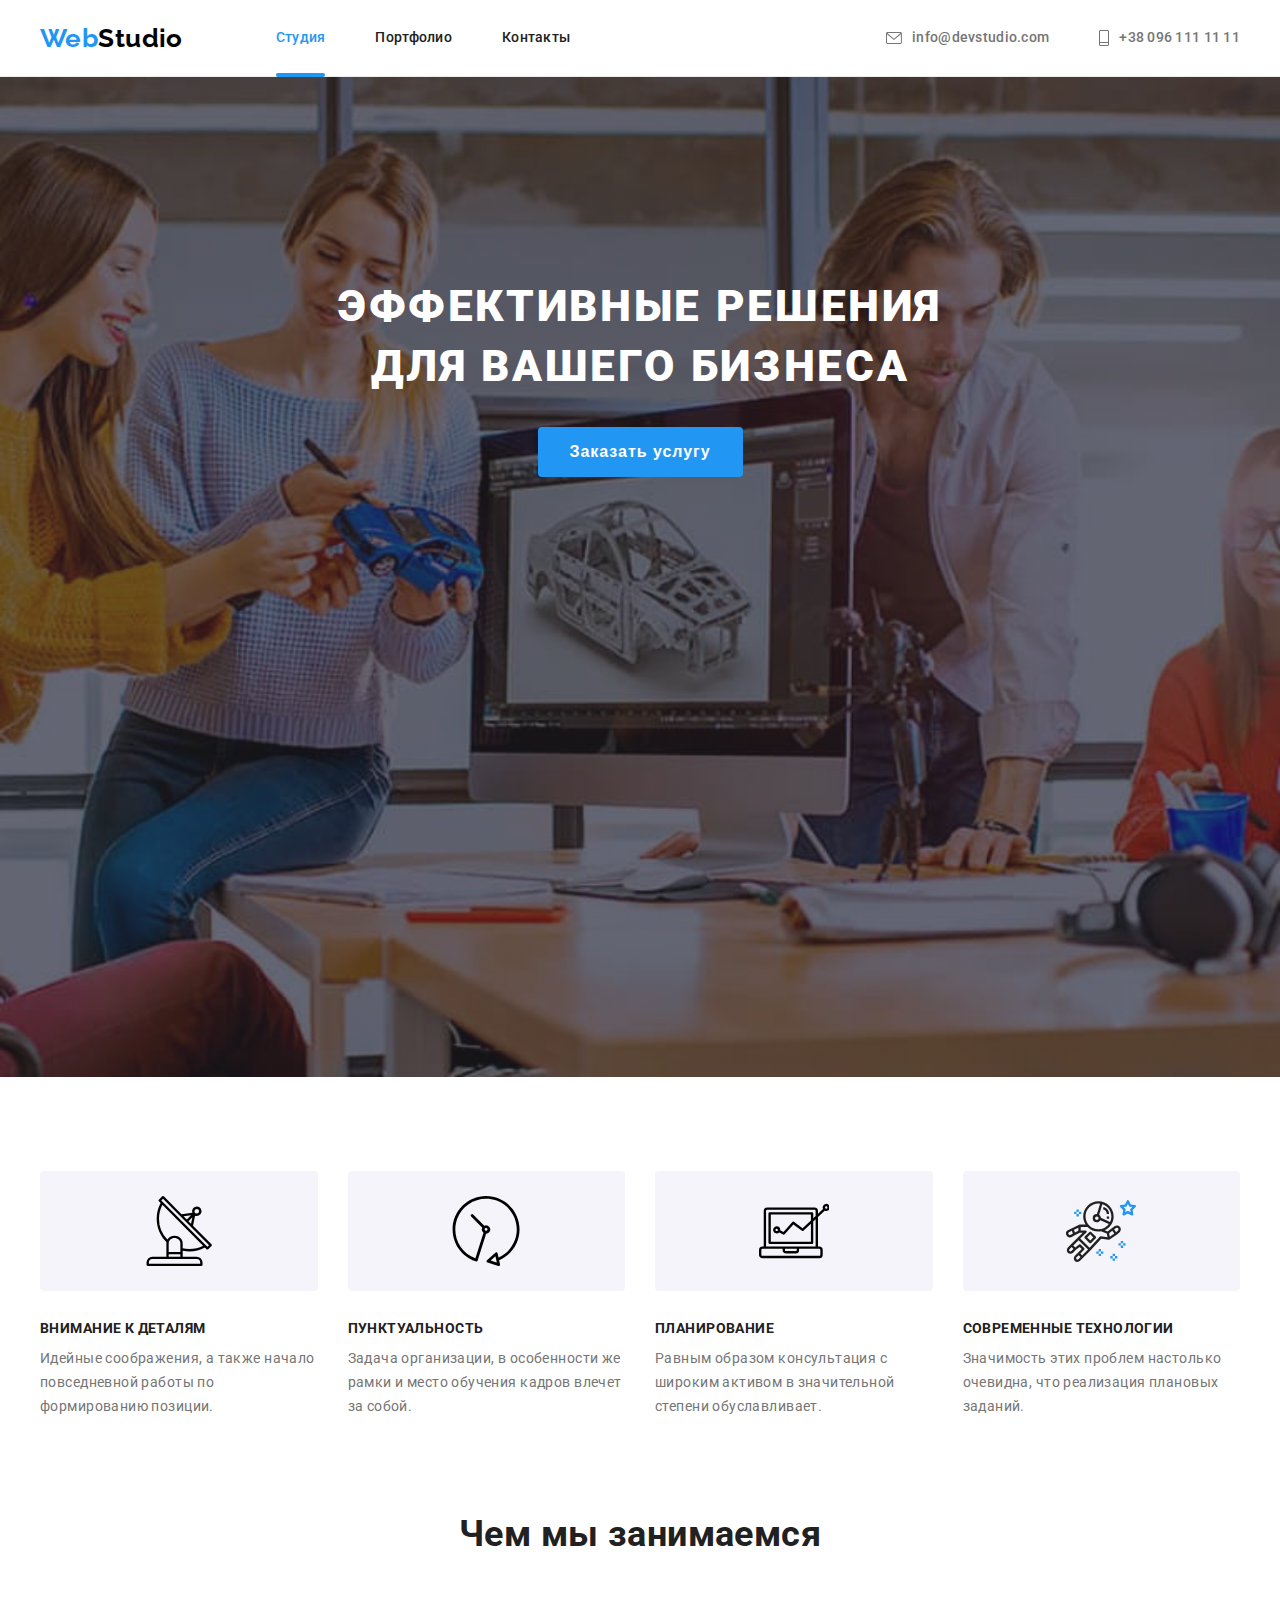
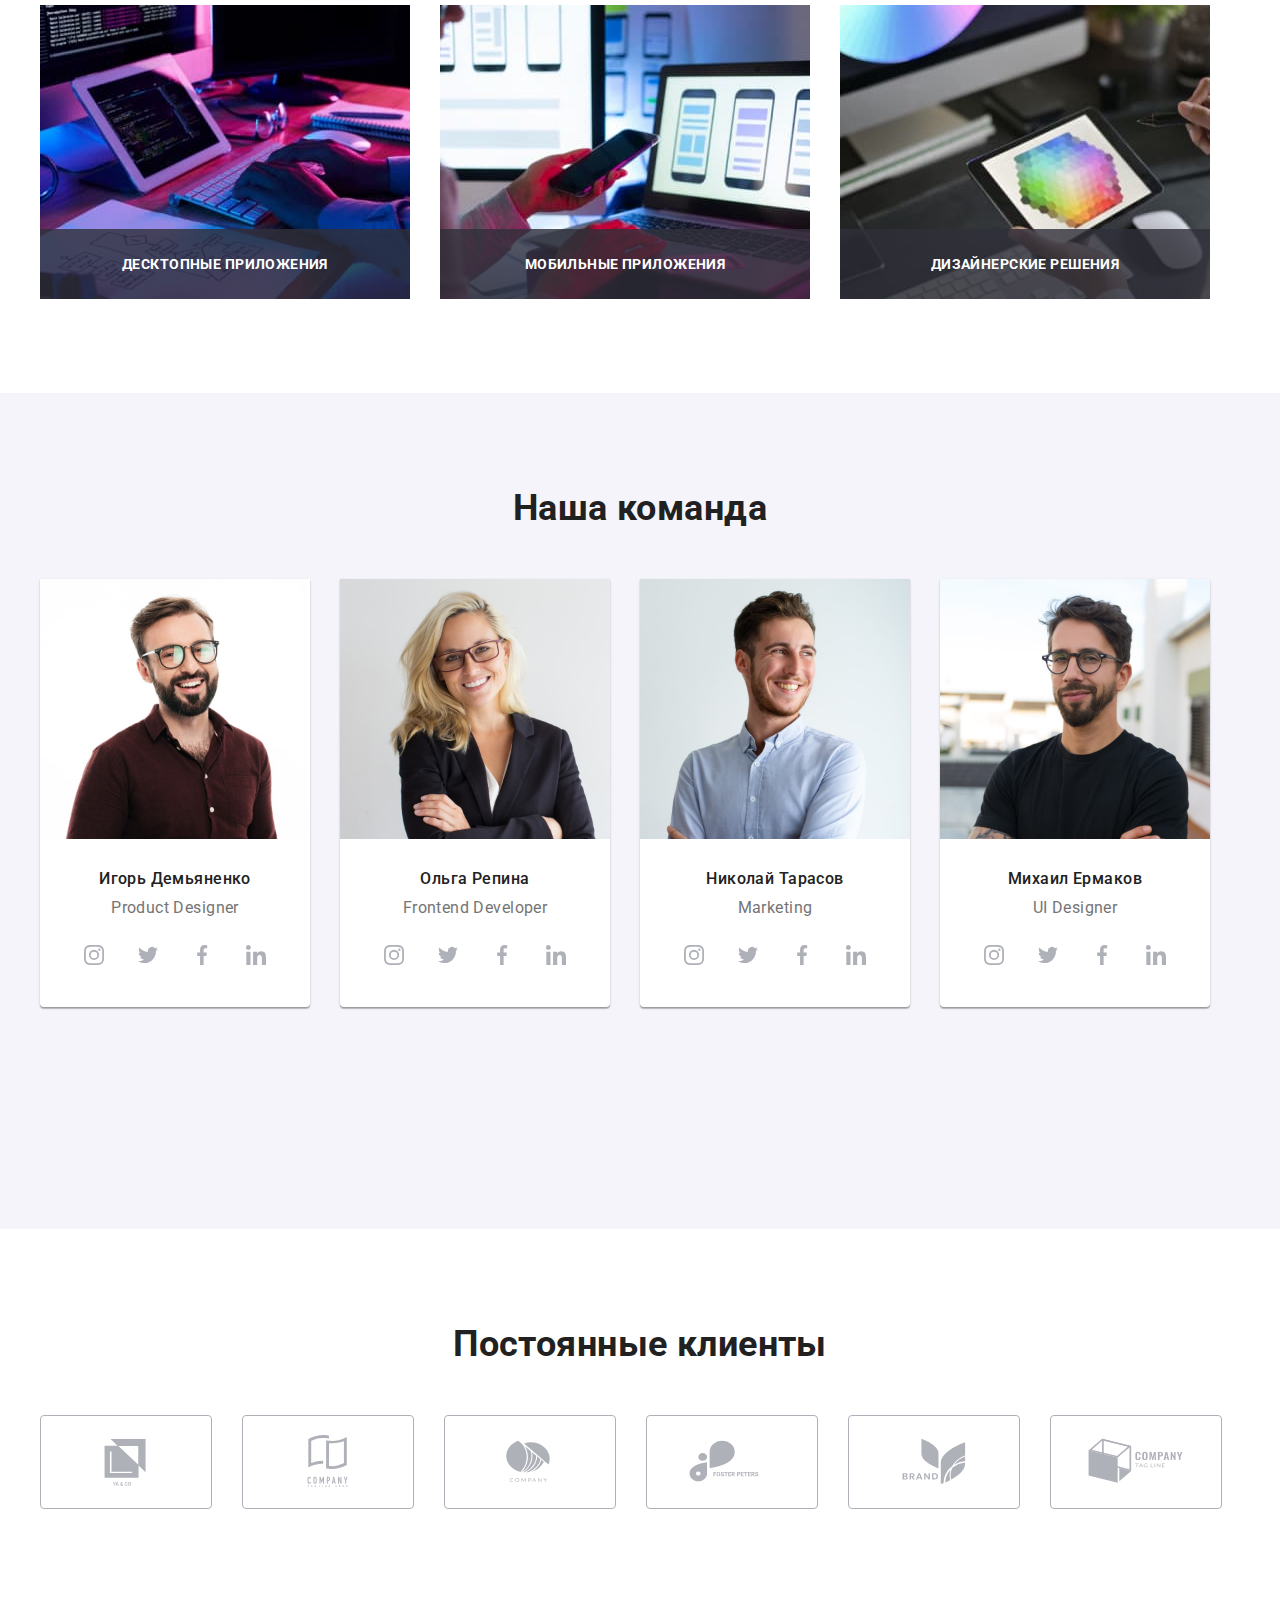
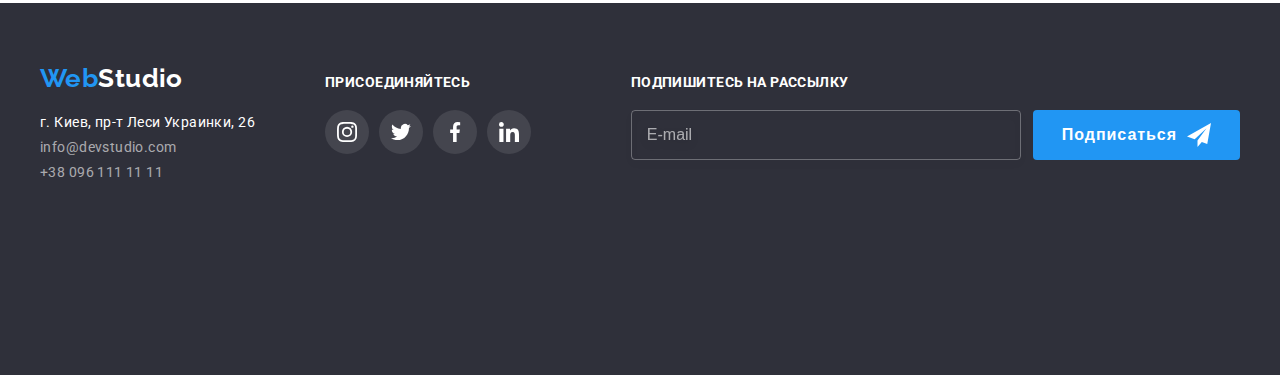
<file: index.html>
<!DOCTYPE html>
<html lang="ru">
  <head>
    <meta charset="UTF-8" />
    <meta http-equiv="X-UA-Compatible" content="IE=edge" />
    <meta name="viewport" content="width=device-width, initial-scale=1.0" />
    <title>Студия</title>
    <link
      href="https://fonts.googleapis.com/css2?family=Raleway:wght@700&family=Roboto:wght@400;500;700;900&display=swap"
      rel="stylesheet"
    />
    <link
      rel="stylesheet"
      href="https://cdnjs.cloudflare.com/ajax/libs/modern-normalize/1.1.0/modern-normalize.min.css"
      integrity="sha512-wpPYUAdjBVSE4KJnH1VR1HeZfpl1ub8YT/NKx4PuQ5NmX2tKuGu6U/JRp5y+Y8XG2tV+wKQpNHVUX03MfMFn9Q=="
      crossorigin="anonymous"
      referrerpolicy="no-referrer"
    />
    <link rel="stylesheet" href="css/main.min.css" />
  </head>
  <body>
    <!--шапка-->
    <header class="header">
      <div class="container header-wrapper">
        <nav class="header-menu">
          <a href="./index.html" class="logo">Web<span class="logo__header">Studio</span></a>
          <ul class="header-menu__list">
            <li class="header-menu__item">
              <a href="./index.html" class="header-menu__link header-menu__link--current">Студия</a>
            </li>

            <li class="header-menu__item">
              <a href="./portfolio.html" class="header-menu__link">Портфолио</a>
            </li>

            <li class="header-menu__item">
              <a href="#" class="header-menu__link">Контакты</a>
            </li>
          </ul>
        </nav>
        <ul class="contact-list">
          <li class="contact-list__item">
            <a class="contact-list__email" href="mailto:info@devstudio.com">
              <svg class="contact-list__icon" width="16" height="12">
                <use href="./image/icons/symbol-defs.svg#icon-envelope"></use></svg
              >info@devstudio.com</a
            >
          </li>

          <li class="contact-list__item">
            <a class="contact-list__phone" href="tel:+380961111111">
              <svg class="contact-list__icon" width="10" height="16">
                <use href="./image/icons/symbol-defs.svg#icon-phone"></use></svg
              >+38 096 111 11 11</a
            >
          </li>
        </ul>
      </div>
    </header>
    <main class="main">
      <!--большой баннер-->
      <section class="section banner">
        <div class="container">
          <h1 class="banner__title">Эффективные решения для вашего бизнеса</h1>
          <button class="button banner__button" type="button" data-modal-open>
            Заказать услугу
          </button>
          <div class="backdrop is-hidden" data-modal>
            <div class="modal">
              <button class="modal__btn-close" data-modal-close type="button">
                <svg width="11" height="11">
                  <use href="./image/icons/symbol-defs.svg#icon-cross"></use>
                </svg>
              </button>
              <form class="modal__form">
                <h2 class="modal__title">Оставьте свои данные, мы вам перезвоним</h2>
                <!-- - вместо fieldset -->
                <div class="fieldset" role="group">
                  <label class="fieldset__form"
                    >Имя
                    <input class="fieldset__name" type="text" name="name" autofocus />
                    <svg class="fieldset__icon" width="12" height="12">
                      <use href="./image/icons/symbol-defs.svg#icon-user"></use>
                    </svg>
                  </label>

                  <label class="fieldset__form"
                    >Телефон
                    <input class="fieldset__tel" type="tel" name="tel" />
                    <svg class="fieldset__icon" width="12" height="12">
                      <use href="./image/icons/symbol-defs.svg#icon-tel"></use>
                    </svg>
                  </label>

                  <label class="fieldset__form"
                    >Почта
                    <input class="fieldset__email" type="email" name="email" />
                    <svg class="fieldset__icon" width="12" height="12">
                      <use href="./image/icons/symbol-defs.svg#icon-envelope2"></use>
                    </svg>
                  </label>

                  <label class="fieldset__form"
                    >Комментарий
                    <textarea
                      class="fieldset__textarea"
                      name="textarea"
                      placeholder="Введите текст"
                    ></textarea>
                  </label>
                </div>
                <label class="checkbox__form">
                  <input class="checkbox__field" type="checkbox" name="checkbox" />
                  <span class="checkbox__icon"></span>
                  <span class="checkbox__descr">
                    Соглашаюсь с рассылкой и принимаю
                    <a class="checkbox__link" href="">Условия договора</a>
                  </span>
                </label>

                <button class="button form__button" type="submit">Отправить</button>
              </form>
            </div>
          </div>
        </div>
      </section>
      <!--особенности-->
      <section class="section peculiarities">
        <div class="container">
          <!--скрыт в CSS-->
          <h2 class="peculiarities-title">Особенности</h2>
          <ul class="peculiarities__list">
            <li class="peculiarities__item">
              <div class="peculiarities__bg-icon">
                <svg class="peculiarities__icon" width="70" height="70">
                  <use href="./image/icons/symbol-defs.svg#icon-antenna"></use>
                </svg>
              </div>
              <h3 class="peculiarities__title">Внимание к деталям</h3>
              <p class="peculiarities__subtitle">
                Идейные соображения, а также начало повседневной работы по формированию позиции.
              </p>
            </li>
            <li class="peculiarities__item">
              <div class="peculiarities__bg-icon">
                <svg class="peculiarities__icon" width="70" height="70">
                  <use href="./image/icons/symbol-defs.svg#icon-clock"></use>
                </svg>
              </div>
              <h3 class="peculiarities__title">Пунктуальность</h3>
              <p class="peculiarities__subtitle">
                Задача организации, в особенности же рамки и место обучения кадров влечет за собой.
              </p>
            </li>
            <li class="peculiarities__item">
              <div class="peculiarities__bg-icon">
                <svg class="peculiarities__icon" width="70" height="70">
                  <use href="./image/icons/symbol-defs.svg#icon-notebook"></use>
                </svg>
              </div>
              <h3 class="peculiarities__title">Планирование</h3>
              <p class="peculiarities__subtitle">
                Равным образом консультация с широким активом в значительной степени обуславливает.
              </p>
            </li>
            <li class="peculiarities__item">
              <div class="peculiarities__bg-icon">
                <svg class="peculiarities__icon" width="70" height="70">
                  <use href="./image/icons/symbol-defs.svg#icon-astronaut"></use>
                </svg>
              </div>
              <h3 class="peculiarities__title">Современные технологии</h3>
              <p class="peculiarities__subtitle">
                Значимость этих проблем настолько очевидна, что реализация плановых заданий.
              </p>
            </li>
          </ul>
        </div>
      </section>
      <!--Чем мы занимаемся-->
      <section class="section doing">
        <div class="container">
          <h2 class="title__doing">Чем мы занимаемся</h2>
          <ul class="doing__list">
            <li class="doing__item">
              <img class="doing__img" src="image/doing/box_1.jpg" alt="Комьютер" width="370" />
              <h3 class="doing__subtitle">Десктопные приложения</h3>
            </li>
            <li class="doing__item">
              <img class="doing__img" src="image/doing/box_2.jpg" alt="Ноутбук" width="370" />
              <h3 class="doing__subtitle">Мобильные приложения</h3>
            </li>
            <li class="doing__item">
              <img class="doing__img" src="image/doing/box_3.jpg" alt="Планшет" width="370" />

              <h3 class="doing__subtitle">Дизайнерские решения</h3>
            </li>
          </ul>
        </div>
      </section>
      <!--Наша команда-->
      <section class="section team">
        <div class="container">
          <h2 class="title__team">Наша команда</h2>
          <ul class="team__list">
            <li class="team__item">
              <img
                class="team__img"
                src="image/team/team_card_1.jpg"
                alt="Игорь Демьяненко"
                width="270"
              />
              <div class="team__descr">
                <h3 class="team__title">Игорь Демьяненко</h3>
                <p class="team__subtitle">Product Designer</p>

                <ul class="social">
                  <li class="social__icon">
                    <a href="" class="social__link">
                      <svg class="social__img" width="20" height="20">
                        <use href="./image/icons/symbol-defs.svg#icon-instagram-2"></use>
                      </svg>
                    </a>
                  </li>
                  <li class="social__icon">
                    <a href="" class="social__link">
                      <svg class="social__img" width="20" height="20">
                        <use href="./image/icons/symbol-defs.svg#icon-twitter-1"></use>
                      </svg>
                    </a>
                  </li>
                  <li class="social__icon">
                    <a href="" class="social__link">
                      <svg class="social__img" width="20" height="20">
                        <use href="./image/icons/symbol-defs.svg#icon-facebook-1"></use>
                      </svg>
                    </a>
                  </li>
                  <li class="social__icon">
                    <a href="" class="social__link">
                      <svg class="social__img" width="20" height="20">
                        <use href="./image/icons/symbol-defs.svg#icon-linkedin-1"></use>
                      </svg>
                    </a>
                  </li>
                </ul>
              </div>
            </li>

            <li class="team__item">
              <img
                src="image/team/team_card_2.jpg"
                alt="Ольга Репина"
                class="team__img"
                width="270"
              />
              <div class="team__descr">
                <h3 class="team__title">Ольга Репина</h3>
                <p class="team__subtitle">Frontend Developer</p>

                <ul class="social">
                  <li class="social__icon">
                    <a href="" class="social__link">
                      <svg class="social__img" width="20" height="20">
                        <use href="./image/icons/symbol-defs.svg#icon-instagram-2"></use>
                      </svg>
                    </a>
                  </li>
                  <li class="social__icon">
                    <a href="" class="social__link">
                      <svg class="social__img" width="20" height="20">
                        <use href="./image/icons/symbol-defs.svg#icon-twitter-1"></use>
                      </svg>
                    </a>
                  </li>
                  <li class="social__icon">
                    <a href="" class="social__link">
                      <svg class="social__img" width="20" height="20">
                        <use href="./image/icons/symbol-defs.svg#icon-facebook-1"></use>
                      </svg>
                    </a>
                  </li>
                  <li class="social__icon">
                    <a href="" class="social__link">
                      <svg class="social__img" width="20" height="20">
                        <use href="./image/icons/symbol-defs.svg#icon-linkedin-1"></use>
                      </svg>
                    </a>
                  </li>
                </ul>
              </div>
            </li>

            <li class="team__item">
              <img
                src="image/team/team_card_3.jpg"
                alt="Николай Тарасов"
                class="team__img"
                width="270"
              />
              <div class="team__descr">
                <h3 class="team__title">Николай Тарасов</h3>
                <p class="team__subtitle">Marketing</p>

                <ul class="social">
                  <li class="social__icon">
                    <a href="" class="social__link">
                      <svg class="social__img" width="20" height="20">
                        <use href="./image/icons/symbol-defs.svg#icon-instagram-2"></use>
                      </svg>
                    </a>
                  </li>
                  <li class="social__icon">
                    <a href="" class="social__link">
                      <svg class="social__img" width="20" height="20">
                        <use href="./image/icons/symbol-defs.svg#icon-twitter-1"></use>
                      </svg>
                    </a>
                  </li>
                  <li class="social__icon">
                    <a href="" class="social__link">
                      <svg class="social__img" width="20" height="20">
                        <use href="./image/icons/symbol-defs.svg#icon-facebook-1"></use>
                      </svg>
                    </a>
                  </li>
                  <li class="social__icon">
                    <a href="" class="social__link">
                      <svg class="social__img" width="20" height="20">
                        <use href="./image/icons/symbol-defs.svg#icon-linkedin-1"></use>
                      </svg>
                    </a>
                  </li>
                </ul>
              </div>
            </li>

            <li class="team__item">
              <img
                src="image/team/team_card_4.jpg"
                alt="Михаил Ермаков"
                class="team__img"
                width="270"
              />
              <div class="team__descr">
                <h3 class="team__title">Михаил Ермаков</h3>
                <p class="team__subtitle">UI Designer</p>

                <ul class="social">
                  <li class="social__icon">
                    <a href="" class="social__link">
                      <svg class="social__img" width="20" height="20">
                        <use href="./image/icons/symbol-defs.svg#icon-instagram-2"></use>
                      </svg>
                    </a>
                  </li>
                  <li class="social__icon">
                    <a href="" class="social__link">
                      <svg class="social__img" width="20" height="20">
                        <use href="./image/icons/symbol-defs.svg#icon-twitter-1"></use>
                      </svg>
                    </a>
                  </li>
                  <li class="social__icon">
                    <a href="" class="social__link">
                      <svg class="social__img" width="20" height="20">
                        <use href="./image/icons/symbol-defs.svg#icon-facebook-1"></use>
                      </svg>
                    </a>
                  </li>
                  <li class="social__icon">
                    <a href="" class="social__link">
                      <svg class="social__img" width="20" height="20">
                        <use href="./image/icons/symbol-defs.svg#icon-linkedin-1"></use>
                      </svg>
                    </a>
                  </li>
                </ul>
              </div>
            </li>
          </ul>
        </div>
      </section>
      <section class="section">
        <div class="container">
          <h2 class="title__client">Постоянные клиенты</h2>
          <ul class="client">
            <li class="client__list">
              <a class="client__link" href="">
                <svg class="client__logo" width="160" height="60">
                  <use href="./image/icons/symbol-defs.svg#icon-client_1"></use>
                </svg>
              </a>
            </li>
            <li class="client__list">
              <a class="client__link" href="">
                <svg class="client__logo" width="160" height="60">
                  <use href="./image/icons/symbol-defs.svg#icon-client_2"></use>
                </svg>
              </a>
            </li>
            <li class="client__list">
              <a class="client__link" href="">
                <svg class="client__logo" width="160" height="60">
                  <use href="./image/icons/symbol-defs.svg#icon-client_3"></use>
                </svg>
              </a>
            </li>
            <li class="client__list">
              <a class="client__link" href="">
                <svg class="client__logo" width="160" height="60">
                  <use href="./image/icons/symbol-defs.svg#icon-client_4"></use>
                </svg>
              </a>
            </li>
            <li class="client__list">
              <a class="client__link" href="">
                <svg class="client__logo" width="160" height="60">
                  <use href="./image/icons/symbol-defs.svg#icon-client_5"></use>
                </svg>
              </a>
            </li>
            <li class="client__list">
              <a class="client__link" href="">
                <svg class="client__logo" width="160" height="60">
                  <use href="./image/icons/symbol-defs.svg#icon-client_6"></use>
                </svg>
              </a>
            </li>
          </ul>
        </div>
      </section>
    </main>
    <footer class="footer">
      <div class="container footer-wrapper">
        <div>
          <a href="./index.html" class="logo">Web<span class="logo__footer">Studio</span></a>
          <address class="footer-address">
            <ul class="footer-address__list">
              <li class="footer-address__item">
                <p class="footer-address__adr">г. Киев, пр-т Леси Украинки, 26</p>
              </li>
              <li class="footer-address__item">
                <a class="footer-address__email" href="mailto:info@devstudio.com"
                  >info@devstudio.com</a
                >
              </li>
              <li class="footer-address__item">
                <a class="footer-address__phone" href="tel:+380961111111">+38 096 111 11 11</a>
              </li>
            </ul>
          </address>
        </div>
        <div class="footer-social">
          <h2 class="footer-social__title">присоединяйтесь</h2>
          <ul class="social">
            <li class="social__icon">
              <a href="" class="social__link social__link--grey">
                <svg class="social__img social__img--white" width="20" height="20">
                  <use href="./image/icons/symbol-defs.svg#icon-instagram-2"></use>
                </svg>
              </a>
            </li>
            <li class="social__icon">
              <a href="" class="social__link social__link--grey">
                <svg class="social__img social__img--white" width="20" height="20">
                  <use href="./image/icons/symbol-defs.svg#icon-twitter-1"></use>
                </svg>
              </a>
            </li>
            <li class="social__icon">
              <a href="" class="social__link social__link--grey">
                <svg class="social__img social__img--white" width="20" height="20">
                  <use href="./image/icons/symbol-defs.svg#icon-facebook-1"></use>
                </svg>
              </a>
            </li>
            <li class="social__icon">
              <a href="" class="social__link social__link--grey">
                <svg class="social__img social__img--white" width="20" height="20">
                  <use href="./image/icons/symbol-defs.svg#icon-linkedin-1"></use>
                </svg>
              </a>
            </li>
          </ul>
        </div>
        <div class="footer-subscribe">
          <p class="footer-subscribe__title">Подпишитесь на рассылку</p>
          <form class="footer-subscribe__form">
            <input class="footer-subscribe__field" type="email" name="email" placeholder="E-mail" />
            <button class="button footer__button" type="submit">
              Подписаться
              <svg class="footer__icon" width="24" height="24">
                <use href="./image/icons/symbol-defs.svg#icon-send"></use>
              </svg>
            </button>
          </form>
        </div>
      </div>
    </footer>
    <script src="./js/modal.js"></script>
  </body>
</html>
</file>
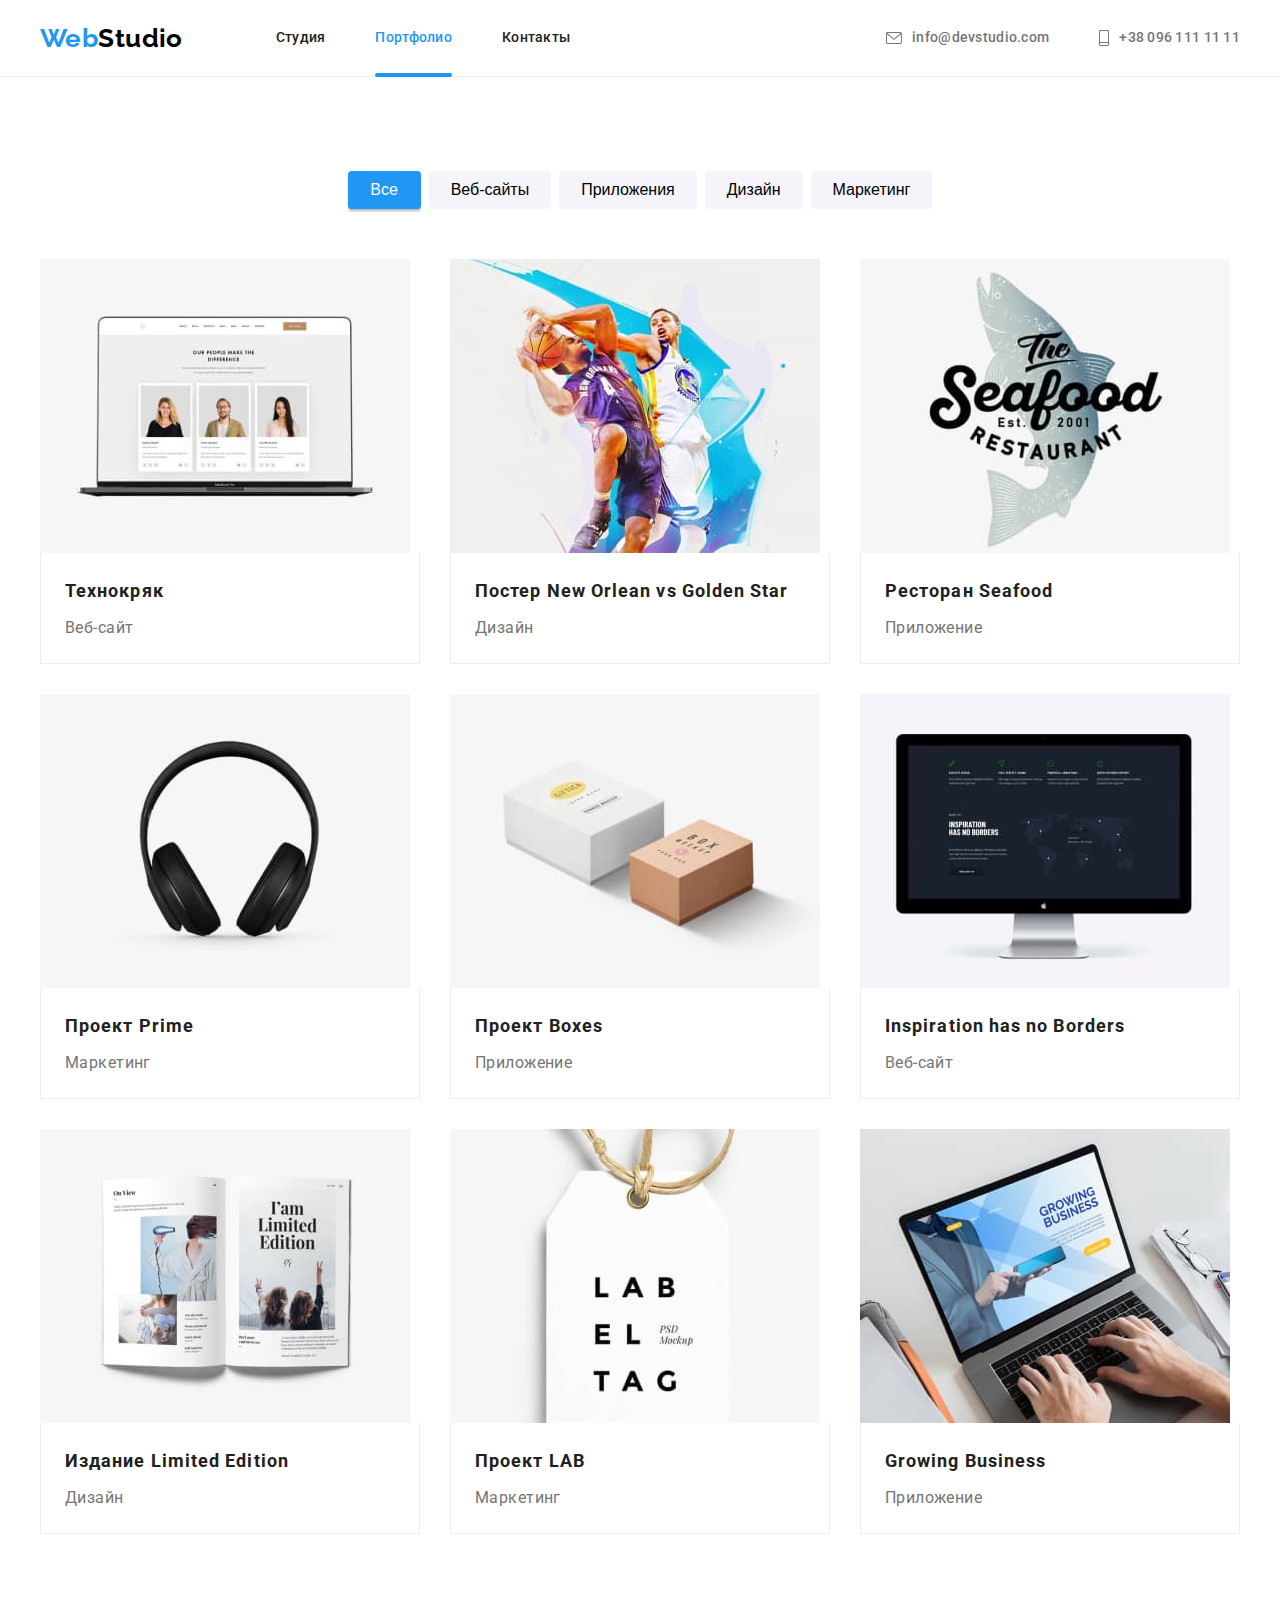
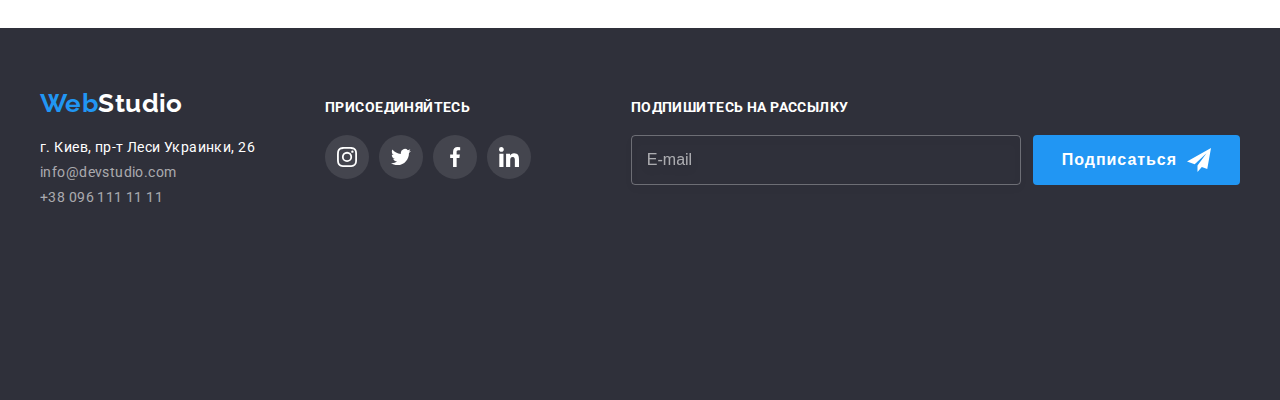
<file: portfolio.html>
<!DOCTYPE html>
<html lang="ru">
  <head>
    <meta charset="UTF-8" />
    <meta http-equiv="X-UA-Compatible" content="IE=edge" />
    <meta name="viewport" content="width=device-width, initial-scale=1.0" />
    <title>Студия</title>
    <link
      href="https://fonts.googleapis.com/css2?family=Raleway:wght@700&family=Roboto:wght@400;500;700;900&display=swap"
      rel="stylesheet"
    />
    <link
      rel="stylesheet"
      href="https://cdnjs.cloudflare.com/ajax/libs/modern-normalize/1.1.0/modern-normalize.min.css"
      integrity="sha512-wpPYUAdjBVSE4KJnH1VR1HeZfpl1ub8YT/NKx4PuQ5NmX2tKuGu6U/JRp5y+Y8XG2tV+wKQpNHVUX03MfMFn9Q=="
      crossorigin="anonymous"
      referrerpolicy="no-referrer"
    />
    <link rel="stylesheet" href="css/main.min.css" />
  </head>
  <body>
    <!--шапка-->
    <header class="header">
      <div class="container header-wrapper">
        <nav class="header-menu">
          <a href="./index.html" class="logo">Web<span class="logo__header">Studio</span></a>
          <ul class="header-menu__list">
            <li class="header-menu__item">
              <a href="./index.html" class="header-menu__link">Студия</a>
            </li>

            <li class="header-menu__item">
              <a href="./portfolio.html" class="header-menu__link header-menu__link--current">Портфолио</a>
            </li>

            <li class="header-menu__item">
              <a href="#" class="header-menu__link">Контакты</a>
            </li>
          </ul>
        </nav>
        <ul class="contact-list">
          <li class="contact-list__item">
            <a class="contact-list__email" href="mailto:info@devstudio.com">
              <svg class="contact-list__icon" width="16" height="12">
                <use href="./image/icons/symbol-defs.svg#icon-envelope"></use></svg
              >info@devstudio.com</a
            >
          </li>

          <li class="contact-list__item">
            <a class="contact-list__phone" href="tel:+380961111111">
              <svg class="contact-list__icon" width="10" height="16">
                <use href="./image/icons/symbol-defs.svg#icon-phone"></use></svg
              >+38 096 111 11 11</a
            >
          </li>
        </ul>
      </div>
    </header>
    <main class="main">
      <section class="section">
        <div class="container">
          <!--h1 скрыт с SCC-->
          <h1 class="portfolio-title">Портфолио</h1>
          <ul class="filters">
            <li class="filters__list">
              <button class="filters__button filters__button--active" type="button">Все</button>
            </li>
            <li class="filters__list">
              <button class="filters__button" type="button">Веб-сайты</button>
            </li>
            <li class="filters__list">
              <button class="filters__button" type="button">Приложения</button>
            </li>
            <li class="filters__list">
              <button class="filters__button" type="button">Дизайн</button>
            </li>
            <li class="filters__list">
              <button class="filters__button" type="button">Маркетинг</button>
            </li>
          </ul>
          <ul class="portfolio-list">
            <li class="portfolio-list__item">
              <a href="" class="portfolio-list__link">
                <div class="portfolio-list__overlay">
                  <img
                    src="image/projects/project1.jpg"
                    alt="Веб-сайт Технокряк"
                    class="portfolio-list__img"
                    width="370"
                  />
                  <p class="portfolio-list__descr">
                    Ресурс предлагает комплексные предложения с разным уровнем функционала и
                    сервисов. Все это позволит посетителю получить исчерпывающие сведения о компании
                    или частном лице.
                  </p>
                </div>
                <div class="portfolio-list__header">
                  <h2 class="portfolio-list__title">Технокряк</h2>
                  <p class="portfolio-list__subtitle">Веб-сайт</p>
                </div>
              </a>
            </li>
            <li class="portfolio-list__item">
              <a href="" class="portfolio-list__link">
                <div class="portfolio-list__overlay">
                  <img
                    src="image/projects/project2.jpg"
                    alt="Постер Нью Орлеан"
                    class="portfolio-list__img"
                    width="370"
                  />
                  <p class="portfolio-list__descr">
                    Ресурс предлагает комплексные предложения с разным уровнем функционала и
                    сервисов. Все это позволит посетителю получить исчерпывающие сведения о компании
                    или частном лице.
                  </p>
                </div>
                <div class="portfolio-list__header">
                  <h2 class="portfolio-list__title">Постер New Orlean vs Golden Star</h2>
                  <p class="portfolio-list__subtitle">Дизайн</p>
                </div>
              </a>
            </li>

            <li class="portfolio-list__item">
              <a href="" class="portfolio-list__link">
                <div class="portfolio-list__overlay">
                  <img
                    src="image/projects/project3.jpg"
                    alt="Приложение для Ресторан СиФуд"
                    class="portfolio-list__img"
                    width="370"
                  />
                  <p class="portfolio-list__descr">
                    Ресурс предлагает комплексные предложения с разным уровнем функционала и
                    сервисов. Все это позволит посетителю получить исчерпывающие сведения о компании
                    или частном лице.
                  </p>
                </div>
                <div class="portfolio-list__header">
                  <h2 class="portfolio-list__title">Ресторан Seafood</h2>
                  <p class="portfolio-list__subtitle">Приложение</p>
                </div>
              </a>
            </li>

            <li class="portfolio-list__item">
              <a href="" class="portfolio-list__link">
                <div class="portfolio-list__overlay">
                  <img
                    src="image/projects/project4.jpg"
                    alt="Маркетинг Проект Прайм"
                    class="portfolio-list__img"
                    width="370"
                  />
                  <p class="portfolio-list__descr">
                    Ресурс предлагает комплексные предложения с разным уровнем функционала и
                    сервисов. Все это позволит посетителю получить исчерпывающие сведения о компании
                    или частном лице.
                  </p>
                </div>
                <div class="portfolio-list__header">
                  <h2 class="portfolio-list__title">Проект Prime</h2>
                  <p class="portfolio-list__subtitle">Маркетинг</p>
                </div>
              </a>
            </li>

            <li class="portfolio-list__item">
              <a href="" class="portfolio-list__link">
                <div class="portfolio-list__overlay">
                  <img
                    src="image/projects/project5.jpg"
                    alt="Проект Коробки"
                    class="portfolio-list__img"
                    width="370"
                  />
                  <p class="portfolio-list__descr">
                    Ресурс предлагает комплексные предложения с разным уровнем функционала и
                    сервисов. Все это позволит посетителю получить исчерпывающие сведения о компании
                    или частном лице.
                  </p>
                </div>
                <div class="portfolio-list__header">
                  <h2 class="portfolio-list__title">Проект Boxes</h2>
                  <p class="portfolio-list__subtitle">Приложение</p>
                </div>
              </a>
            </li>

            <li class="portfolio-list__item">
              <a href="" class="portfolio-list__link">
                <div class="portfolio-list__overlay">
                  <img
                    src="image/projects/project6.jpg"
                    alt="Веб-сайт Вдохновение не имеет границ"
                    class="portfolio-list__img"
                    width="370"
                  />
                  <p class="portfolio-list__descr">
                    Ресурс предлагает комплексные предложения с разным уровнем функционала и
                    сервисов. Все это позволит посетителю получить исчерпывающие сведения о компании
                    или частном лице.
                  </p>
                </div>
                <div class="portfolio-list__header">
                  <h2 class="portfolio-list__title">Inspiration has no Borders</h2>
                  <p class="portfolio-list__subtitle">Веб-сайт</p>
                </div>
              </a>
            </li>

            <li class="portfolio-list__item">
              <a href="" class="portfolio-list__link">
                <div class="portfolio-list__overlay">
                  <img
                    src="image/projects/project7.jpg"
                    alt="Издание Лимитед"
                    class="portfolio-list__img"
                    width="370"
                  />
                  <p class="portfolio-list__descr">
                    Ресурс предлагает комплексные предложения с разным уровнем функционала и
                    сервисов. Все это позволит посетителю получить исчерпывающие сведения о компании
                    или частном лице.
                  </p>
                </div>
                <div class="portfolio-list__header">
                  <h2 class="portfolio-list__title">Издание Limited Edition</h2>
                  <p class="portfolio-list__subtitle">Дизайн</p>
                </div>
              </a>
            </li>

            <li class="portfolio-list__item">
              <a href="" class="portfolio-list__link">
                <div class="portfolio-list__overlay">
                  <img
                    src="image/projects/project8.jpg"
                    alt="Проект ЛАБ"
                    class="portfolio-list__img"
                    width="370"
                  />
                  <p class="portfolio-list__descr">
                    Ресурс предлагает комплексные предложения с разным уровнем функционала и
                    сервисов. Все это позволит посетителю получить исчерпывающие сведения о компании
                    или частном лице.
                  </p>
                </div>
                <div class="portfolio-list__header">
                  <h2 class="portfolio-list__title">Проект LAB</h2>
                  <p class="portfolio-list__subtitle">Маркетинг</p>
                </div>
              </a>
            </li>

            <li class="portfolio-list__item">
              <a href="" class="portfolio-list__link">
                <div class="portfolio-list__overlay">
                  <img
                    src="image/projects/project9.jpg"
                    alt="Приложение Растущий Бизнес"
                    class="portfolio-list__img"
                    width="370"
                  />
                  <p class="portfolio-list__descr">
                    Ресурс предлагает комплексные предложения с разным уровнем функционала и
                    сервисов. Все это позволит посетителю получить исчерпывающие сведения о компании
                    или частном лице.
                  </p>
                </div>
                <div class="portfolio-list__header">
                  <h2 class="portfolio-list__title">Growing Business</h2>
                  <p class="portfolio-list__subtitle">Приложение</p>
                </div>
              </a>
            </li>
          </ul>
        </div>
      </section>
    </main>
    <footer class="footer">
      <div class="container footer-wrapper">
        <div>
          <a href="./index.html" class="logo">Web<span class="logo__footer">Studio</span></a>
          <address class="footer-address">
            <ul class="footer-address__list">
              <li class="footer-address__item">
                <p class="footer-address__adr">г. Киев, пр-т Леси Украинки, 26</p>
              </li>
              <li class="footer-address__item">
                <a class="footer-address__email" href="mailto:info@devstudio.com">info@devstudio.com</a>
              </li>
              <li class="footer-address__item">
                <a class="footer-address__phone" href="tel:+380961111111">+38 096 111 11 11</a>
              </li>
            </ul>
          </address>
        </div>
        <div class="footer-social">
          <h2 class="footer-social__title">присоединяйтесь</h2>
          <ul class="social">
            <li class="social__icon">
              <a href="" class="social__link social__link--grey">
                <svg class="social__img social__img--white" width="20" height="20">
                  <use href="./image/icons/symbol-defs.svg#icon-instagram-2"></use>
                </svg>
              </a>
            </li>
            <li class="social__icon">
              <a href="" class="social__link social__link--grey">
                <svg class="social__img social__img--white" width="20" height="20">
                  <use href="./image/icons/symbol-defs.svg#icon-twitter-1"></use>
                </svg>
              </a>
            </li>
            <li class="social__icon">
              <a href="" class="social__link social__link--grey">
                <svg class="social__img social__img--white" width="20" height="20">
                  <use href="./image/icons/symbol-defs.svg#icon-facebook-1"></use>
                </svg>
              </a>
            </li>
            <li class="social__icon">
              <a href="" class="social__link social__link--grey">
                <svg class="social__img social__img--white" width="20" height="20">
                  <use href="./image/icons/symbol-defs.svg#icon-linkedin-1"></use>
                </svg>
              </a>
            </li>
          </ul>
        </div>
        <div class="footer-subscribe">
          <p class="footer-subscribe__title">Подпишитесь на рассылку</p>
          <form class="footer-subscribe__form">
            <input class="footer-subscribe__field" type="email" name="email" placeholder="E-mail" />
            <button class="button footer__button" type="submit">
              Подписаться
              <svg class="footer__icon" width="24" height="24">
                <use href="./image/icons/symbol-defs.svg#icon-send"></use>
              </svg>
            </button>
          </form>
        </div>
      </div>
    </footer>
    <script src="./js/modal.js"></script>
  </body>
</html>
</file>
<file: css/main.min.css>
body{margin:0;background-color:var(--white-tx-bg-color);color:#212121;font-family:'Roboto', sans-serif;font-size:14px;letter-spacing:0.03em}h1,h2,h3,p{margin-top:0;margin-bottom:0}ul{margin:0;padding:0;list-style:none}.section{padding-top:94px;padding-bottom:94px}.container{width:1200px;padding-left:15px;padding-right:15px;margin-left:auto;margin-right:auto}.title__doing,.title__team,.title__client{font-weight:700;font-size:36px;line-height:1.17;text-align:center}.portfolio-title{font-size:0}.header{position:relative;background-color:#fff;border-bottom:1px solid #ECECEC}.header-wrapper{display:-webkit-box;display:-ms-flexbox;display:flex;-webkit-box-align:center;-ms-flex-align:center;align-items:center}.header-menu{display:-webkit-box;display:-ms-flexbox;display:flex;-webkit-box-align:center;-ms-flex-align:center;align-items:center}.header-menu__list{display:-webkit-box;display:-ms-flexbox;display:flex;margin-left:93px}.header-menu__item+.header-menu__item{margin-left:50px}.header-menu__link{display:block;position:relative;padding-top:30px;padding-bottom:30px;color:#212121;font-weight:500;line-height:1.14;letter-spacing:0.02em;text-decoration:none;-webkit-transition:color 250ms cubic-bezier(0.4, 0, 0.2, 1);transition:color 250ms cubic-bezier(0.4, 0, 0.2, 1)}.header-menu__link::after{content:'';position:absolute;left:0;bottom:-1px;display:block;width:0;height:4px;background-color:#2196F3;border-radius:2px;opacity:0;-webkit-transition:opacity 250ms cubic-bezier(0.4, 0, 0.2, 1);transition:opacity 250ms cubic-bezier(0.4, 0, 0.2, 1);-webkit-transition:width 250ms cubic-bezier(0.4, 0, 0.2, 1);transition:width 250ms cubic-bezier(0.4, 0, 0.2, 1)}.header-menu__link:hover,.header-menu__link:focus,.header-menu__link--current{color:#2196F3}.header-menu__link:hover::after,.header-menu__link:focus::after,.header-menu__link--current::after{opacity:1;width:100%}.contact-list{display:-webkit-box;display:-ms-flexbox;display:flex;-webkit-box-align:center;-ms-flex-align:center;align-items:center;margin-left:auto}.contact-list__item+.contact-list__item{margin-left:50px}.contact-list__email,.contact-list__phone{display:-webkit-box;display:-ms-flexbox;display:flex;-webkit-box-align:center;-ms-flex-align:center;align-items:center;padding-top:30px;padding-bottom:30px;color:#757575;font-weight:500;line-height:1.14;letter-spacing:0.02em;text-decoration:none;-webkit-transition:color 250ms cubic-bezier(0.4, 0, 0.2, 1);transition:color 250ms cubic-bezier(0.4, 0, 0.2, 1)}.contact-list__email:hover,.contact-list__email:focus,.contact-list__phone:hover,.contact-list__phone:focus{color:#2196F3}.contact-list__icon{margin-right:10px;fill:currentColor}.logo{color:#2196F3;font-family:'Raleway', sans-serif;font-weight:700;font-size:26px;line-height:1.19;text-decoration:none}.logo__header{color:#000}.logo__footer{color:#fff}.social{display:-webkit-box;display:-ms-flexbox;display:flex}.social__link{width:44px;height:44px;border-radius:50%;display:-webkit-box;display:-ms-flexbox;display:flex;-webkit-box-pack:center;-ms-flex-pack:center;justify-content:center;-webkit-box-align:center;-ms-flex-align:center;align-items:center;color:#AFB1B8;-webkit-transition:color 250ms cubic-bezier(0.4, 0, 0.2, 1);transition:color 250ms cubic-bezier(0.4, 0, 0.2, 1);-webkit-transition:background-color 250ms cubic-bezier(0.4, 0, 0.2, 1);transition:background-color 250ms cubic-bezier(0.4, 0, 0.2, 1)}.social__link:hover,.social__link:focus{background-color:#2196F3;color:#fff}.social__link--grey{background-color:rgba(255,255,255,0.1)}.social__icon+.social__icon{margin-left:10px}.social__img{fill:currentColor}.social__img--white{fill:#fff}.footer{min-height:252px;padding-top:60px;padding-bottom:60px;background-color:#2F303A}.footer-wrapper{display:-webkit-box;display:-ms-flexbox;display:flex;-webkit-box-align:baseline;-ms-flex-align:baseline;align-items:baseline}.footer-address{margin-top:20px}.footer-address__list{font-style:normal}.footer-address__adr{color:#fff}.footer-address__item+.footer-address__item{margin-top:9px}.footer-address__email,.footer-address__phone{text-decoration:none;color:rgba(255,255,255,0.6);cursor:pointer;-webkit-transition:color 250ms cubic-bezier(0.4, 0, 0.2, 1);transition:color 250ms cubic-bezier(0.4, 0, 0.2, 1)}.footer-address__email:hover,.footer-address__email:focus,.footer-address__phone:hover,.footer-address__phone:focus{color:#2196F3}.footer-social{margin-left:70px}.footer-social__title{margin-bottom:20px;font-size:14px;font-weight:700;text-transform:uppercase;color:#fff}.footer-subscribe{margin-left:auto}.footer-subscribe__form{display:-webkit-box;display:-ms-flexbox;display:flex;-webkit-box-pack:center;-ms-flex-pack:center;justify-content:center}.footer-subscribe__title{margin-bottom:20px;font-weight:700;font-size:14px;text-transform:uppercase;color:#fff}.footer-subscribe__field{padding:15px;margin-right:12px;width:358px;color:#fff;background-color:inherit;border:1px solid rgba(255,255,255,0.3);-webkit-filter:drop-shadow(0px 4px 4px rgba(0,0,0,0.15));filter:drop-shadow(0px 4px 4px rgba(0,0,0,0.15));border-radius:4px;cursor:pointer}.footer-subscribe__field::-webkit-input-placeholder{font-size:16px;color:rgba(255,255,255,0.6)}.footer-subscribe__field:-ms-input-placeholder{font-size:16px;color:rgba(255,255,255,0.6)}.footer-subscribe__field::-ms-input-placeholder{font-size:16px;color:rgba(255,255,255,0.6)}.footer-subscribe__field::placeholder{font-size:16px;color:rgba(255,255,255,0.6)}.button{padding:10px 32px;border:none;border-radius:4px;color:#fff;background-color:#2196F3;font-weight:700;font-size:16px;line-height:1.88;text-align:center;letter-spacing:0.06em;cursor:pointer;-webkit-transition:-webkit-box-shadow 250ms cubic-bezier(0.4, 0, 0.2, 1);transition:-webkit-box-shadow 250ms cubic-bezier(0.4, 0, 0.2, 1);transition:box-shadow 250ms cubic-bezier(0.4, 0, 0.2, 1);transition:box-shadow 250ms cubic-bezier(0.4, 0, 0.2, 1), -webkit-box-shadow 250ms cubic-bezier(0.4, 0, 0.2, 1)}.button:hover,.button:focus{-webkit-box-shadow:0px 4px 4px rgba(0,0,0,0.15);box-shadow:0px 4px 4px rgba(0,0,0,0.15)}.banner__button{margin-top:30px}.form__button{margin-top:30px;padding:10px 55px}.footer__button{margin-top:0;padding:10px 29px;display:-webkit-box;display:-ms-flexbox;display:flex;-webkit-box-pack:center;-ms-flex-pack:center;justify-content:center;-webkit-box-align:center;-ms-flex-align:center;align-items:center}.footer__icon{margin-left:10px;fill:currentColor}.filters{display:-webkit-box;display:-ms-flexbox;display:flex;-webkit-box-pack:center;-ms-flex-pack:center;justify-content:center}.filters__list+.filters__list{margin-left:8px}.filters__button{min-width:73px;padding:6px 22px;background-color:#F5F4FA;font-weight:500;font-size:16px;line-height:1.62;border-radius:4px;border:none;cursor:pointer;-webkit-transition:background-color 250ms cubic-bezier(0.4, 0, 0.2, 1);transition:background-color 250ms cubic-bezier(0.4, 0, 0.2, 1);-webkit-transition:color 250ms cubic-bezier(0.4, 0, 0.2, 1);transition:color 250ms cubic-bezier(0.4, 0, 0.2, 1);-webkit-transition:-webkit-box-shadow 250ms cubic-bezier(0.4, 0, 0.2, 1);transition:-webkit-box-shadow 250ms cubic-bezier(0.4, 0, 0.2, 1);transition:box-shadow 250ms cubic-bezier(0.4, 0, 0.2, 1);transition:box-shadow 250ms cubic-bezier(0.4, 0, 0.2, 1), -webkit-box-shadow 250ms cubic-bezier(0.4, 0, 0.2, 1)}.filters__button--active,.filters__button:hover,.filters__button:focus{color:#fff;background-color:#2196F3;-webkit-box-shadow:0px 3px 1px rgba(0,0,0,0.1),0px 1px 2px rgba(0,0,0,0.08),0px 2px 2px rgba(0,0,0,0.12);box-shadow:0px 3px 1px rgba(0,0,0,0.1),0px 1px 2px rgba(0,0,0,0.08),0px 2px 2px rgba(0,0,0,0.12)}.banner{background-color:#2F303A;background-image:-webkit-gradient(linear, left top, left bottom, from(rgba(47,48,58,0.4)), to(rgba(47,48,58,0.4))),url(../image/bg/banner.jpg);background-image:linear-gradient(rgba(47,48,58,0.4), rgba(47,48,58,0.4)),url(../image/bg/banner.jpg);background-repeat:no-repeat;background-position:center;background-size:cover;margin-left:auto;margin-right:auto;max-width:1600px;min-height:600px;text-align:center;padding-top:200px;padding-bottom:200px}.banner__title{width:696px;margin:0 auto;color:#fff;font-weight:900;font-size:44px;line-height:1.36;letter-spacing:0.06em;text-transform:uppercase}.banner__button{margin-top:30px}.backdrop{position:fixed;top:0;left:0;width:100%;height:100%;background:rgba(0,0,0,0.2);z-index:2;opacity:1;-webkit-transition:opacity 250ms cubic-bezier(0.4, 0, 0.2, 1);transition:opacity 250ms cubic-bezier(0.4, 0, 0.2, 1)}.backdrop.is-hidden{opacity:0;pointer-events:none}.modal{position:absolute;width:528px;height:581px;padding:40px;top:50%;left:50%;-webkit-transform:translate(-50%, -50%);transform:translate(-50%, -50%);background-color:#fff;-webkit-box-shadow:0px 1px 3px rgba(0,0,0,0.12),0px 1px 1px rgba(0,0,0,0.14),0px 2px 1px rgba(0,0,0,0.2);box-shadow:0px 1px 3px rgba(0,0,0,0.12),0px 1px 1px rgba(0,0,0,0.14),0px 2px 1px rgba(0,0,0,0.2);border-radius:4px}.modal__title{font-weight:700;font-size:20px;text-align:center;color:#212121}.modal__btn-close{display:-webkit-box;display:-ms-flexbox;display:flex;-webkit-box-pack:center;-ms-flex-pack:center;justify-content:center;-webkit-box-align:center;-ms-flex-align:center;align-items:center;position:absolute;right:8px;top:8px;width:30px;height:30px;background:#fff;border:1px solid rgba(0,0,0,0.1);border-radius:50%;cursor:pointer;-webkit-transition:fill 250ms cubic-bezier(0.4, 0, 0.2, 1);transition:fill 250ms cubic-bezier(0.4, 0, 0.2, 1)}.modal__btn-close:hover,.modal__btn-close:focus{fill:#2196F3}.fieldset{margin-top:12px}.fieldset__form{display:-webkit-box;display:-ms-flexbox;display:flex;-webkit-box-orient:vertical;-webkit-box-direction:normal;-ms-flex-direction:column;flex-direction:column;position:relative;margin-top:10px;text-align:left;font-size:12px;letter-spacing:0.01em;color:#757575;cursor:pointer}.fieldset__form:first-child{margin-top:0}.fieldset__name,.fieldset__tel,.fieldset__email,.fieldset__textarea{margin-top:4px;padding:0;padding-left:42px;width:100%;height:40px;background-color:#fff;border:1px solid rgba(33,33,33,0.2);border-radius:4px;cursor:pointer;-webkit-transition:border-color 250ms cubic-bezier(0.4, 0, 0.2, 1);transition:border-color 250ms cubic-bezier(0.4, 0, 0.2, 1);-webkit-transition:outline 250ms cubic-bezier(0.4, 0, 0.2, 1);transition:outline 250ms cubic-bezier(0.4, 0, 0.2, 1)}.fieldset__name:focus,.fieldset__tel:focus,.fieldset__email:focus,.fieldset__textarea:focus{border:1px solid #2196F3;outline:inherit}.fieldset__name:focus+.fieldset__icon,.fieldset__tel:focus+.fieldset__icon,.fieldset__email:focus+.fieldset__icon,.fieldset__textarea:focus+.fieldset__icon{fill:#2196F3}.fieldset__icon{position:absolute;left:15px;bottom:15px;fill:#212121}.fieldset__textarea{height:120px;padding:12px 16px;resize:none}.fieldset__textarea::-webkit-input-placeholder{font-size:14px;letter-spacing:0.01em;color:rgba(117,117,117,0.5)}.fieldset__textarea:-ms-input-placeholder{font-size:14px;letter-spacing:0.01em;color:rgba(117,117,117,0.5)}.fieldset__textarea::-ms-input-placeholder{font-size:14px;letter-spacing:0.01em;color:rgba(117,117,117,0.5)}.fieldset__textarea::placeholder{font-size:14px;letter-spacing:0.01em;color:rgba(117,117,117,0.5)}.checkbox__form{display:-webkit-box;display:-ms-flexbox;display:flex;-webkit-box-align:center;-ms-flex-align:center;align-items:center;-webkit-box-pack:center;-ms-flex-pack:center;justify-content:center;margin-top:20px}.checkbox__field{position:absolute;width:1px;height:-1px;margin:-1px;border:0;padding:0;clip:rect(0 0 0 0);overflow:hidden}.checkbox__field:focus-within+.checkbox__icon{border:1px solid #2196F3}.checkbox__field:checked+.checkbox__icon{border-color:#2196F3;background-color:#2196F3;background-image:url(../image/icons/full-check.svg);background-size:contain;background-origin:border-box}.checkbox__icon{display:inline-block;margin-right:7px;width:15px;height:15px;border:1px solid rgba(33,33,33,0.2);border-radius:4px;-webkit-transition:background 250ms cubic-bezier(0.4, 0, 0.2, 1);transition:background 250ms cubic-bezier(0.4, 0, 0.2, 1)}.checkbox__descr{font-size:14px}.checkbox__link{color:#2196F3}.peculiarities-title{font-size:0}.peculiarities__list{display:-webkit-box;display:-ms-flexbox;display:flex}.peculiarities__item+.peculiarities__item{margin-left:30px}.peculiarities__item{width:calc((100% - 90px) / 4)}.peculiarities__icon{border-radius:4px;background-size:cover}.peculiarities__title{margin-top:30px;font-size:14px;font-weight:700;line-height:1.14;text-transform:uppercase}.peculiarities__subtitle{margin-top:10px;color:#757575;line-height:1.71}.peculiarities__bg-icon{background-color:#F5F4FA;width:100%;height:120px;border-radius:4px;display:-webkit-box;display:-ms-flexbox;display:flex;-webkit-box-pack:center;-ms-flex-pack:center;justify-content:center;-webkit-box-align:center;-ms-flex-align:center;align-items:center}.doing{padding-top:0}.doing__list{display:-webkit-box;display:-ms-flexbox;display:flex;margin-top:50px}.doing__item{position:relative}.doing__item+.doing__item{margin-left:30px}.doing__img{display:block;min-width:100%;min-height:auto}.doing__subtitle{position:absolute;display:-webkit-box;display:-ms-flexbox;display:flex;-webkit-box-pack:center;-ms-flex-pack:center;justify-content:center;-webkit-box-align:center;-ms-flex-align:center;align-items:center;bottom:0;height:70px;width:100%;color:#fff;background-color:rgba(47,48,58,0.8);font-weight:700;font-size:14px;text-transform:uppercase;z-index:1}.team{min-height:648px;background-color:#F5F4FA}.team__list{display:-webkit-box;display:-ms-flexbox;display:flex;margin-top:50px}.team__item{background:#fff;-webkit-box-shadow:0px 1px 3px rgba(0,0,0,0.12),0px 1px 1px rgba(0,0,0,0.14),0px 2px 1px rgba(0,0,0,0.2);box-shadow:0px 1px 3px rgba(0,0,0,0.12),0px 1px 1px rgba(0,0,0,0.14),0px 2px 1px rgba(0,0,0,0.2);border-radius:0px 0px 4px 4px}.team__item+.team__item{margin-left:30px}.team__descr{padding-top:30px;padding-bottom:30px;padding-left:32px;padding-right:32px}.team__img{display:block;min-width:100%;min-height:auto}.team__title{font-weight:500;font-size:16px;line-height:1.19;text-align:center}.team__subtitle{margin-top:10px;margin-bottom:16px;color:#757575;font-size:16px;line-height:1.19;text-align:center}.client{display:-webkit-box;display:-ms-flexbox;display:flex;margin-top:50px}.client__link{display:-webkit-box;display:-ms-flexbox;display:flex;-webkit-box-pack:center;-ms-flex-pack:center;justify-content:center;-webkit-box-align:center;-ms-flex-align:center;align-items:center;border:1px solid #AFB1B8;color:#AFB1B8;border-radius:4px;width:170px;height:92px;-webkit-transition:border-color 250ms cubic-bezier(0.4, 0, 0.2, 1);transition:border-color 250ms cubic-bezier(0.4, 0, 0.2, 1);-webkit-transition:color 250ms cubic-bezier(0.4, 0, 0.2, 1);transition:color 250ms cubic-bezier(0.4, 0, 0.2, 1)}.client__link:hover,.client__link:focus{border-color:#2196F3;color:#2196F3}.client__logo{fill:currentColor}.client__list+.client__list{margin-left:30px}.portfolio-list{display:-webkit-box;display:-ms-flexbox;display:flex;-ms-flex-wrap:wrap;flex-wrap:wrap;margin-top:50px;margin-right:-30px;margin-bottom:-30px}.portfolio-list__item{width:calc(100% / 3 - 30px);margin-right:30px;margin-bottom:30px}.portfolio-list__link{display:block;text-decoration:none;-webkit-transition:-webkit-box-shadow 250ms cubic-bezier(0.4, 0, 0.2, 1);transition:-webkit-box-shadow 250ms cubic-bezier(0.4, 0, 0.2, 1);transition:box-shadow 250ms cubic-bezier(0.4, 0, 0.2, 1);transition:box-shadow 250ms cubic-bezier(0.4, 0, 0.2, 1), -webkit-box-shadow 250ms cubic-bezier(0.4, 0, 0.2, 1)}.portfolio-list__link:hover,.portfolio-list__link:focus{-webkit-box-shadow:0px 1px 1px rgba(0,0,0,0.12),0px 4px 4px rgba(0,0,0,0.06),1px 4px 6px rgba(0,0,0,0.16);box-shadow:0px 1px 1px rgba(0,0,0,0.12),0px 4px 4px rgba(0,0,0,0.06),1px 4px 6px rgba(0,0,0,0.16)}.portfolio-list__link:hover .portfolio-list__descr,.portfolio-list__link:focus .portfolio-list__descr{-webkit-transform:translateY(0);transform:translateY(0)}.portfolio-list__title{color:#212121;font-weight:700;font-size:18px;line-height:2.0;letter-spacing:0.06em}.portfolio-list__subtitle{margin-top:4px;color:#757575;font-size:16px;line-height:1.88}.portfolio-list__img{display:block;max-width:100%;height:auto}.portfolio-list__header{padding:20px 24px;border:1px solid #EEEEEE;border-width:0 1px 1px 1px}.portfolio-list__overlay{position:relative;overflow:hidden}.portfolio-list__descr{position:absolute;padding:63px 23px;width:100%;height:100%;background:rgba(33,150,243,0.9);bottom:0;-webkit-transform:translateY(100%);transform:translateY(100%);font-size:18px;line-height:1.56;color:#fff;-webkit-transition:-webkit-transform 250ms cubic-bezier(0.4, 0, 0.2, 1);transition:-webkit-transform 250ms cubic-bezier(0.4, 0, 0.2, 1);transition:transform 250ms cubic-bezier(0.4, 0, 0.2, 1);transition:transform 250ms cubic-bezier(0.4, 0, 0.2, 1), -webkit-transform 250ms cubic-bezier(0.4, 0, 0.2, 1)}
/*# sourceMappingURL=main.min.css.map */
</file>
